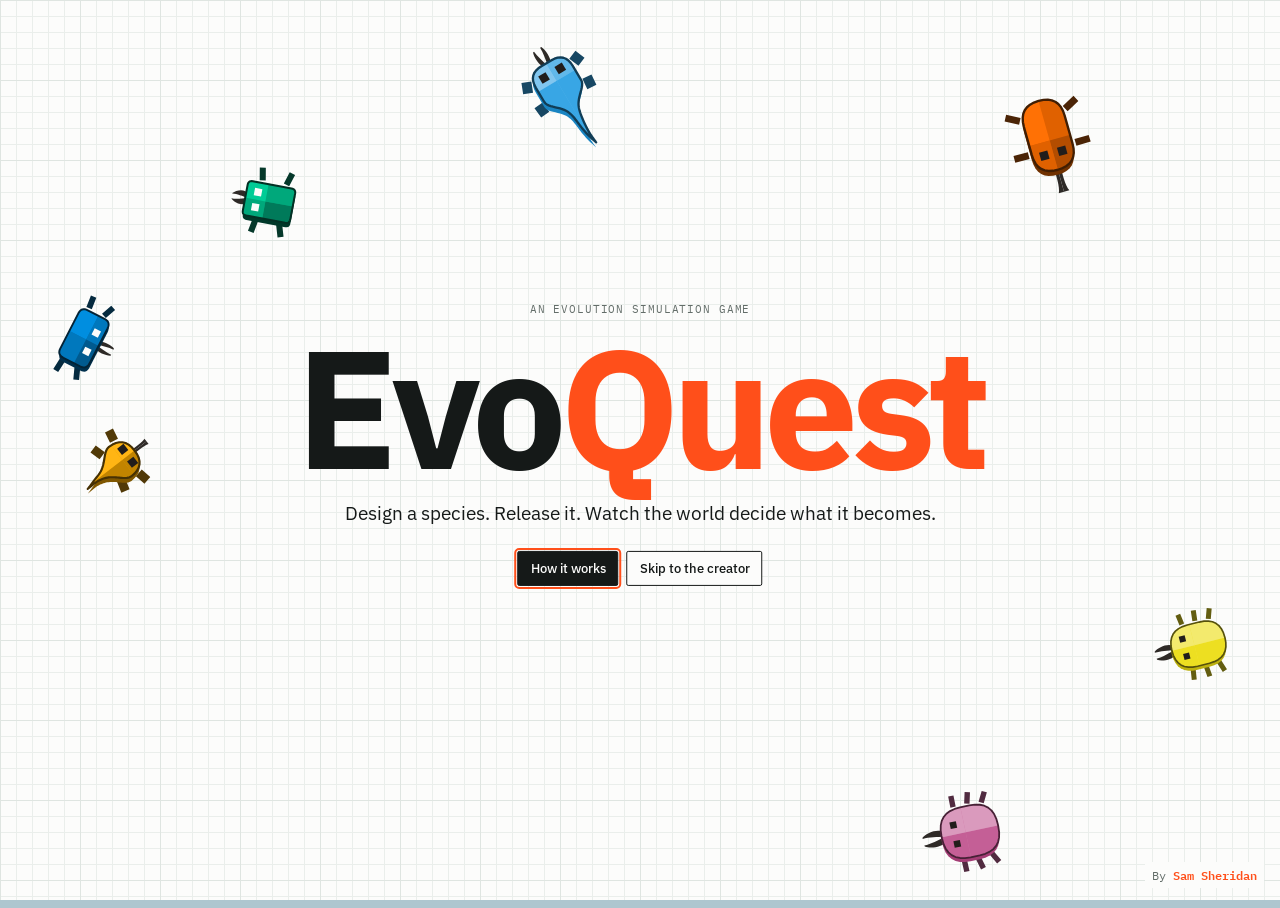
<file: index.html>
<!doctype html>
<html lang="en">
  <head>
    <meta charset="utf-8" />
    <meta name="viewport" content="width=device-width, initial-scale=1, viewport-fit=cover" />
    <title>EvoQuest</title>
    <meta name="description" content="Design a species. Release it. Watch the world decide what it becomes." />
    <!-- browser tab and home screen icons: a sky blue creature on the notebook grid -->
    <link rel="icon" type="image/png" sizes="32x32" href="img/favicon-32.png" />
    <link rel="icon" type="image/png" sizes="16x16" href="img/favicon-16.png" />
    <link rel="apple-touch-icon" href="img/apple-touch-icon.png" />
    <!-- the card shown when the link is shared (the picture needs the full address) -->
    <meta property="og:type" content="website" />
    <meta property="og:url" content="https://sam-sheridan.github.io/evoquest/" />
    <meta property="og:title" content="EvoQuest" />
    <meta property="og:description" content="Design a species. Release it. Watch the world decide what it becomes." />
    <meta property="og:image" content="https://sam-sheridan.github.io/evoquest/img/preview.jpg" />
    <meta property="og:image:width" content="1200" />
    <meta property="og:image:height" content="630" />
    <meta property="og:image:alt" content="EvoQuest: the title beside a map with freshly released creatures" />
    <meta name="twitter:card" content="summary_large_image" />
    <link
      rel="stylesheet"
      href="https://fonts.googleapis.com/css2?family=IBM+Plex+Mono:wght@400;500;600&family=IBM+Plex+Sans:ital,wght@0,400;0,500;0,600;0,700;1,400;1,500&display=swap"
    />
    <link rel="stylesheet" href="css/style.css?v=2026-10-31" />
  </head>
  <body>
    <canvas id="cv" aria-label="EvoQuest world map"></canvas>

    <header id="bar">
      <div class="idp panelx">
        <span class="sw" id="spDot"></span>
        <div style="min-width: 0">
          <b id="spName">EvoQuest</b><small id="spSub">Design a species to begin</small>
        </div>
      </div>
      <div class="strip panelx" role="toolbar" aria-label="Controls">
        <button id="bPause" aria-label="Pause"></button
        ><button id="bFast" aria-label="Fast forward">
          <svg viewBox="0 0 16 12" width="16" height="12">
            <path d="M1 1l6.5 5L1 11zM8.5 1L15 6l-6.5 5z" fill="currentColor" />
          </svg></button
        ><button id="bLog" aria-label="Event log" title="Event log">
          <svg viewBox="0 0 20 24" width="13" height="16" style="vertical-align: -3px">
            <!-- a spiral notepad: four rings over the top edge and three lines of writing -->
            <g fill="none" stroke="currentColor" stroke-width="2" stroke-linecap="round">
              <rect x="2" y="4" width="16" height="18.5" rx="2.6" />
              <path d="M5.6 1.5v5M8.5 1.5v5M11.5 1.5v5M14.4 1.5v5" />
              <path d="M6 10.6h8M6 14.1h8M6 17.6h8" />
            </g>
          </svg></button
        ><button id="bBadge" aria-label="Achievements menu" title="Achievements">
          <svg viewBox="0 0 14 16" width="14" height="16">
            <circle cx="7" cy="10" r="4.6" fill="none" stroke="currentColor" stroke-width="1.5" />
            <path d="M4 1h6l-1.5 4.6M4 1l1.5 4.6" fill="none" stroke="currentColor" stroke-width="1.5" />
            <circle cx="7" cy="10" r="1.6" fill="currentColor" />
          </svg></button
        ><button id="bSet" aria-label="Settings" title="Settings">
          <svg viewBox="0 0 16 16" width="14" height="14" style="vertical-align: -2px">
            <path
              d="M13 6.23L14.96 6.59L14.96 9.41L13 9.77L12.78 10.28L13.92 11.92L11.92 13.92L10.28 12.78L9.77 13L9.41 14.96L6.59 14.96L6.23 13L5.72 12.78L4.08 13.92L2.08 11.92L3.22 10.28L3 9.77L1.04 9.41L1.04 6.59L3 6.23L3.22 5.72L2.08 4.08L4.08 2.08L5.72 3.22L6.23 3L6.59 1.04L9.41 1.04L9.77 3L10.28 3.22L11.92 2.08L13.92 4.08L12.78 5.72Z"
              fill="none"
              stroke="currentColor"
              stroke-width="1.2"
              stroke-linejoin="round"
            />
            <circle cx="8" cy="8" r="2.3" fill="none" stroke="currentColor" stroke-width="1.2" />
          </svg></button
        ><button id="bHelp" aria-label="Help: what's on screen" title="Help" aria-pressed="false">?</button>
      </div>
      <div id="badgePop" class="panelx" hidden></div>
      <div id="logPop" class="panelx" hidden></div>
      <div id="infoPop" class="panelx" hidden></div>
      <div id="setPop" class="panelx" hidden>
        <b>Settings</b>
        <button class="btn" id="bDoom" style="width: 100%; margin: 10px 0 12px; text-align: left">
          Extinction (end run)
        </button>
        <div class="setrow">
          <span>Sound</span>
          <div class="seg2"><button id="sSound">On</button></div>
        </div>
        <div class="setrow"><span>Testing tools</span></div>
        <form class="pwrow" id="pwForm">
          <input
            type="password"
            id="sPw"
            autocomplete="off"
            placeholder="Password"
            aria-label="Testing password"
          /><button class="btn" id="sPwGo" type="submit">Unlock</button>
          <span id="pwMark" class="pwmark" aria-live="polite"></span>
        </form>
        <div id="testTools" hidden>
          <div class="setrow"><span>Testing: speed</span></div>
          <div class="spdset" id="sSpeed">
            <button class="btn" data-spd="1">1×</button><button class="btn" data-spd="2">2×</button
            ><button class="btn" data-spd="4">4×</button><button class="btn" data-spd="10">10×</button>
          </div>
          <div class="setrow">
            <span>Testing: trigger an event now</span>
            <div class="seg2"><button id="sMajor" aria-pressed="false">Major</button></div>
          </div>
          <div class="testev">
            <button class="btn" data-ev="flood">Flood</button
            ><button class="btn" data-ev="drought">Drought</button
            ><button class="btn" data-ev="quake">Earthquake</button
            ><button class="btn" data-ev="meteor">Meteor</button>
          </div>
        </div>
      </div>
    </header>
    <div id="hud" hidden>
      <button id="clock" class="panelx" data-info="season" aria-label="Season and temperature: about seasons">
        <svg id="clkPie" width="52" height="52" viewBox="-26 -26 52 52" aria-hidden="true"></svg>
        <span id="clkSeason"></span><i class="clkDiv"></i><span id="clkTemp"></span>
      </button>
      <button
        id="evSq"
        class="panelx"
        data-info="event"
        aria-label="World events"
        title="World events"
      ></button>
    </div>
    <div id="scale"><span id="scaleL">100 px</span><i id="scaleI"></i></div>
    <div id="toast" role="status"></div>
    <div id="helpLayer" aria-live="polite" hidden></div>

    <section id="sheet" hidden>
      <div class="card">
        <div class="tabs" role="tablist">
          <button role="tab" data-tab="sp" aria-selected="true">Species</button>
          <button role="tab" data-tab="stats" aria-selected="false">Stats</button>
          <button role="tab" data-tab="one" aria-selected="false">Specimen</button>
          <button role="tab" data-tab="world" aria-selected="false">World</button>
          <button class="grab" id="grab" aria-label="Collapse inspector"></button>
        </div>
        <div class="panel" id="p-sp">
          <div class="tw" id="spTable"></div>
          <p class="hint">
            <span id="spMore" hidden>Scroll sideways to see every species.</span>
          </p>
        </div>
        <div class="panel" id="p-stats" hidden>
          <div class="metrics" id="metrics"></div>
          <canvas class="chart" id="chart"></canvas>
          <input
            type="range"
            id="chartPos"
            min="0"
            max="1000"
            value="1000"
            aria-label="Move back through the chart"
            hidden
          />
        </div>
        <div class="panel" id="p-one" hidden></div>
        <div class="panel" id="p-world" hidden>
          <div id="worldBody"></div>
        </div>
      </div>
    </section>

    <div id="creator" class="overlay">
      <div class="sheet">
        <div class="brand">
          <h1>
            <button id="crLogo" class="logo" title="Show the intro">Evo<span>Quest</span></button>
          </h1>
          <button class="btn qbtn" id="crHelpBtn" aria-label="How it works" aria-expanded="false">?</button>
          <div id="crHelp" class="panelx" hidden>
            <b>How it works</b>
            <p>
              Each creature has an energy bar. Food fills it; moving fast drains it quicker, and a bigger body
              has a bigger bar, so it goes further between meals. Once a creature is 15 seconds old, eating with a nearly full bar gives
              it one offspring with slightly varied traits. The more neighbours it has, the less likely it is
              to breed. Everyone lives at most 90 seconds.
            </p>
            <p id="pvWhy"></p>
          </div>
        </div>
        <div class="cgrid">
          <div>
            <div class="pvwrap">
              <canvas id="pv" width="520" height="390"></canvas>
              <button class="btn dice" id="rnd" aria-label="Randomise" title="Randomise">
                <svg viewBox="0 0 20 20" width="18" height="18" aria-hidden="true">
                  <path
                    d="M16 10a6 6 0 1 1-1.8-4.3"
                    fill="none"
                    stroke="currentColor"
                    stroke-width="1.7"
                    stroke-linecap="round"
                  />
                  <path
                    d="M15.6 2.6v3.6H12"
                    fill="none"
                    stroke="currentColor"
                    stroke-width="1.7"
                    stroke-linecap="round"
                    stroke-linejoin="round"
                  />
                </svg>
              </button>
            </div>
            <div class="chips" id="pvStats"></div>
          </div>
          <div>
            <div class="field">
              <label for="fName">Species name</label
              ><input type="text" id="fName" maxlength="20" value="Blorbs" />
            </div>
            <div class="field">
              <span class="flabel">Colour</span>
              <div class="hues" id="fHue"></div>
            </div>
            <div class="group">
              <div class="gh"><b>Body</b></div>
              <div class="two">
                <div class="field">
                  <label for="fW">Width<output id="oW"></output></label
                  ><input type="range" id="fW" min="1" max="7" step="0.1" />
                </div>
                <div class="field">
                  <label for="fH">Length<output id="oH"></output></label
                  ><input type="range" id="fH" min="1" max="7" step="0.1" />
                </div>
              </div>
              <div class="two">
                <div class="field">
                  <label for="fHab">Tail<output id="oHab"></output></label
                  ><input type="range" id="fHab" min="0" max="100" step="1" />
                </div>
                <div class="field">
                  <label for="fMth">Mouth<output id="oMth"></output></label
                  ><input type="range" id="fMth" min="0" max="100" step="1" />
                </div>
              </div>
              <div class="two">
                <div class="field">
                  <label for="fR">Roundness<output id="oR"></output></label
                  ><input type="range" id="fR" min="0" max="1" step="0.01" />
                </div>
              </div>
            </div>
            <div class="group">
              <div class="field">
                <label for="fWorld">World</label
                ><select id="fWorld"></select>
              </div>
            </div>
            <div class="row">
              <button class="btn primary" id="go">Release into the world</button>
            </div>
          </div>
        </div>
        <div id="pastWrap"></div>
      </div>
    </div>

    <div id="intro" role="dialog" aria-modal="true" aria-label="Welcome to EvoQuest" hidden>
      <canvas id="inCv" aria-hidden="true"></canvas>
      <div id="inTitle">
        <p class="lbl">An evolution simulation game</p>
        <h1 class="inName">Evo<span>Quest</span></h1>
        <p class="inTag">Design a species. Release it. Watch the world decide what it becomes.</p>
        <div class="row">
          <button class="btn primary" id="inStart">How it works</button
          ><button class="btn" id="inSkip">Skip to the creator</button>
        </div>
      </div>
      <div id="inPanes" hidden>
        <div class="sheet" id="inCard">
          <div class="inHead">
            <span class="lbl" id="inStep"></span><button class="inX" id="inClose">Skip</button>
          </div>
          <canvas id="inPic" aria-hidden="true"></canvas>
          <div id="inArt" hidden></div>
          <h2 id="inH"></h2>
          <div id="inTxt"></div>
          <div class="inNav">
            <button class="btn" id="inBack">Back</button>
            <div class="inDots" id="inDots"></div>
            <button class="btn primary" id="inNext">Next</button>
          </div>
        </div>
      </div>
      <p class="inBy">By <b>Sam Sheridan</b></p>
    </div>

    <div id="end" class="overlay" hidden><div class="sheet" id="endBody"></div></div>
    <div id="replayBar" class="panelx" hidden>
      <span id="rpLabel">Replay</span><button class="btn" id="rpExit">Exit replay</button>
    </div>

    <script src="js/config.js?v=2026-10-31"></script>
    <script src="js/util.js?v=2026-10-31"></script>
    <script src="js/world.js?v=2026-10-31"></script>
    <script src="js/map.js?v=2026-10-31"></script>
    <script src="js/diorama.js?v=2026-10-31"></script>
    <script src="js/creatures.js?v=2026-10-31"></script>
    <script src="js/sim.js?v=2026-10-31"></script>
    <script src="js/audio.js?v=2026-10-31"></script>
    <script src="js/summary.js?v=2026-10-31"></script>
    <script src="js/ui.js?v=2026-10-31"></script>
    <script src="js/creator.js?v=2026-10-31"></script>
    <script src="js/intro.js?v=2026-10-31"></script>
    <script src="js/main.js?v=2026-10-31"></script>
  </body>
</html>
</file>
<file: css/style.css>
/* Layout: full-bleed survey map, instrument strip on top, specimen-notebook sheet below, creator as a lab form */
:root {
  --paper: #f3f4f1;
  --panel: #fcfcfb;
  --ink: #151918;
  --muted: #636d69;
  --line: #d2d8d4;
  --chip: #e8ece9;
  --signal: #ff4f1a;
  --good: #2f8a57;
  --warn: #b5651d;
  --sans: 'IBM Plex Sans', system-ui, -apple-system, 'Segoe UI', sans-serif;
  --mono: 'IBM Plex Mono', ui-monospace, 'SF Mono', Menlo, monospace;
  /* text sizes: every piece of text uses one of these (the title screen's big name and tagline scale with the window) */
  --fs-xs: 11px; /* small capitals labels, table headings, times, chips */
  --fs-s: 12px; /* buttons, table cells, the event log, map key */
  --fs-m: 13px; /* body text, popups, hints */
  --fs-l: 15px; /* the species name, section headings, intro text */
  --fs-xl: 17px; /* the name box, icon buttons */
  --fs-2xl: 22px; /* big numbers, intro headings */
  --fs-3xl: 28px; /* screen titles */
  color-scheme: light;
}
html,
body {
  height: 100%;
}
[hidden] {
  display: none !important;
}
body {
  background: #adc6cf;
  color: var(--ink);
  font-family: var(--sans);
  overflow: hidden;
  padding-left: max(16px, env(safe-area-inset-left, 0px));
  padding-right: max(16px, env(safe-area-inset-right, 0px));
}
button,
input,
select {
  font: inherit;
  color: inherit;
}
button {
  cursor: pointer;
}
:focus-visible {
  outline: 2px solid var(--signal);
  outline-offset: 1px;
}
#cv {
  position: fixed;
  inset: 0;
  width: 100%;
  height: 100%;
  touch-action: none;
  display: block;
}
h1,
h2,
h3 {
  font-weight: 600;
  text-wrap: balance;
  margin: 0;
  letter-spacing: -0.01em;
}
.lbl {
  font-family: var(--mono);
  font-size: var(--fs-xs);
  text-transform: uppercase;
  letter-spacing: 0.08em;
  color: var(--muted);
}
.latin {
  font-style: italic;
}
.panelx {
  background: var(--panel);
  border: 1px solid var(--ink);
  border-radius: 2px;
}

#bar {
  position: fixed;
  top: 0;
  left: 0;
  right: 0;
  z-index: 5;
  display: flex;
  gap: 6px;
  flex-wrap: wrap;
  align-items: stretch;
  padding-top: calc(env(safe-area-inset-top, 0px) + 8px);
  padding-left: max(10px, env(safe-area-inset-left, 0px));
  padding-right: max(10px, env(safe-area-inset-right, 0px));
  pointer-events: none;
}
#bar > * {
  pointer-events: auto;
}
.idp {
  display: flex;
  align-items: center;
  gap: 10px;
  padding: 6px 12px 6px 8px;
  min-width: 0;
  flex: 1 1 220px;
  max-width: 420px;
}
.idp .sw {
  width: 22px;
  height: 22px;
  flex: none;
  border: 1px solid var(--ink);
  border-radius: 6px;
}
.idp b {
  display: block;
  font-size: var(--fs-l);
  line-height: 1.15;
  white-space: nowrap;
  overflow: hidden;
  text-overflow: ellipsis;
}
.idp small {
  display: block;
  font-family: var(--mono);
  font-size: var(--fs-s);
  font-weight: 600;
  color: var(--ink);
  white-space: nowrap;
  overflow: hidden;
  text-overflow: ellipsis;
  font-variant-numeric: tabular-nums;
}
.strip {
  display: flex;
  align-items: stretch;
}
.strip button {
  border: 0;
  border-right: 1px solid var(--line);
  background: transparent;
  padding: 6px 9px;
  font-family: var(--mono);
  font-size: var(--fs-xs);
  text-transform: uppercase;
  letter-spacing: 0.05em;
  white-space: nowrap;
  font-variant-numeric: tabular-nums;
}
/* every control the same width, icons centred */
.strip button {
  width: 38px;
  display: flex;
  align-items: center;
  justify-content: center;
  gap: 4px;
}
.strip button:last-child {
  border-right: 0;
}
.strip button:hover {
  background: var(--chip);
}
.strip button.on {
  background: var(--ink);
  color: var(--panel);
}
.strip button:disabled {
  color: #a3aaa6;
  cursor: default;
  background: transparent;
}
/* fast forward: a ring round the icon drains while it runs and fills as it recharges */
#bFast {
  position: relative;
}
/* play/pause and fast forward icons sit centred in their buttons */
#bPause,
#bFast {
  display: flex;
  align-items: center;
  justify-content: center;
}
#bPause svg {
  display: block;
}
/* arrows look left-heavy, so they sit a pixel right of true centre to look centred in the ring */
#bFast svg {
  display: block;
  transform: translateX(1px);
}
#bFast.on::before,
#bFast.charging::before {
  content: '';
  position: absolute;
  left: 50%;
  top: 50%;
  width: 27px;
  height: 27px;
  margin: -13.5px 0 0 -13.5px;
  border-radius: 50%;
  /* the charged part in the icon's colour, the empty part as a faint track */
  background: conic-gradient(currentColor calc(var(--p, 1) * 1turn), rgba(128, 128, 128, 0.22) 0);
  -webkit-mask: radial-gradient(circle, transparent 10px, #000 10.5px);
  mask: radial-gradient(circle, transparent 10px, #000 10.5px);
}
/* the Control button turns black while you control the creature, like the toolbar buttons */
#ctl:disabled {
  color: var(--muted);
  border-color: var(--line);
  cursor: not-allowed;
}
#ctl[aria-pressed='true'] {
  background: var(--ink);
  border-color: var(--ink);
  color: var(--panel);
}
.spdset {
  display: grid;
  grid-template-columns: repeat(4, 1fr);
  gap: 6px;
  padding-bottom: 4px;
}
.spdset .btn {
  padding: 6px 8px;
  font-size: var(--fs-s);
}
.spdset .btn[aria-pressed='true'] {
  background: var(--ink);
  color: var(--panel);
}
/* season clock, world temperature and the world event sign, bottom left (under the inspector on narrow screens) */
#hud {
  position: fixed;
  z-index: 3;
  left: max(12px, env(safe-area-inset-left, 0px));
  bottom: calc(env(safe-area-inset-bottom, 0px) + 12px);
  display: flex;
  align-items: stretch;
  gap: 8px;
}
#hud[hidden] {
  display: none;
}
#clock {
  color: var(--ink);
  cursor: pointer;
  display: flex;
  align-items: center;
  gap: 8px;
  padding: 6px 8px 6px 7px;
  font-family: var(--mono);
  font-size: var(--fs-s);
  white-space: nowrap;
}
#clock span {
  display: flex;
  align-items: center;
  gap: 5px;
}
#clkSeason {
  font-weight: 600;
}
/* world event sign: a warning triangle that, during an event, shows its symbol and flashes orange */
#evSq {
  width: 48px; /* the clock panel's height, so the sign is square */
  padding: 0;
  display: flex;
  align-items: center;
  justify-content: center;
  cursor: pointer;
}
#evSq svg {
  display: block;
}
#evSq .tri {
  fill: var(--panel);
  stroke: var(--ink);
}
#evSq .sym {
  color: var(--ink);
}
/* warning: flashes for the last seconds before an event; hit: stays bright for a moment once it happens */
#evSq.warn .tri,
#evSq.hot .tri {
  stroke: var(--signal);
}
#evSq.warn .tri {
  animation: evflash 0.5s steps(1) infinite;
}
#evSq.warn .sym {
  animation: evsym 0.5s steps(1) infinite;
}
#evSq.hot .tri {
  fill: var(--signal);
}
#evSq.hot .sym {
  color: #fff;
}
@keyframes evflash {
  0% {
    fill: var(--signal);
  }
  50% {
    fill: #ffd9cc;
  }
}
@keyframes evsym {
  0% {
    color: #fff;
  }
  50% {
    color: var(--ink);
  }
}
@media (prefers-reduced-motion: reduce) {
  #evSq.warn .tri {
    animation: none;
    fill: #ffd9cc;
  }
  #evSq.warn .sym {
    animation: none;
  }
}
.clkDiv {
  width: 1px;
  height: 22px;
  background: var(--line);
}
#scale {
  position: fixed;
  z-index: 3;
  left: max(12px, env(safe-area-inset-left, 0px));
  font-family: var(--mono);
  font-size: var(--fs-xs);
  color: var(--ink);
  pointer-events: none;
}
#scale i {
  display: block;
  height: 5px;
  border: 1px solid var(--ink);
  border-top: 0;
  margin-top: 2px;
}

#toast {
  position: fixed;
  left: 50%;
  transform: translateX(-50%);
  z-index: 8;
  top: calc(env(safe-area-inset-top, 0px) + 96px);
  display: flex;
  flex-direction: column;
  gap: 6px;
  align-items: center;
  pointer-events: none;
  width: min(90vw, 440px);
}
#toast .note {
  background: var(--ink);
  color: var(--panel);
  padding: 8px 14px;
  border-radius: 2px;
  font-size: var(--fs-m);
  text-align: center;
  opacity: 0;
  transform: translateY(-6px);
  transition:
    opacity 0.3s,
    transform 0.3s;
}
#toast .note.show {
  opacity: 1;
  transform: none;
}
#toast .note b {
  color: var(--signal);
  font-family: var(--mono);
  font-weight: 500;
  font-size: var(--fs-xs);
  letter-spacing: 0.06em;
  text-transform: uppercase;
  display: block;
}

#sheet {
  position: fixed;
  z-index: 4;
  top: var(--sheetTop, 110px);
  justify-content: flex-end;
  right: max(8px, env(safe-area-inset-right, 0px));
  bottom: calc(env(safe-area-inset-bottom, 0px) + 8px);
  width: min(380px, calc(100vw - 16px));
  display: flex;
  flex-direction: column;
  pointer-events: none;
}
#sheet .card {
  pointer-events: auto;
  width: 100%;
  max-height: 100%;
  display: flex;
  flex-direction: column;
  background: var(--panel);
  border: 1px solid var(--ink);
  border-radius: 2px;
  box-sizing: border-box;
}
.tabs {
  display: flex;
  border-bottom: 1px solid var(--line);
}
.tabs button {
  border: 0;
  border-right: 1px solid var(--line);
  background: transparent;
  padding: 9px 10px;
  font-family: var(--mono);
  font-size: var(--fs-xs);
  letter-spacing: 0.05em;
  text-transform: uppercase;
  color: var(--muted);
  flex: 1 1 auto;
}
.tabs button[aria-selected='true'] {
  color: var(--ink);
  box-shadow: inset 0 -2px 0 var(--signal);
}
.tabs .grab {
  flex: 0 0 auto;
  border-right: 0;
  font-size: var(--fs-xl);
  line-height: 1;
  padding: 6px 12px;
  color: var(--ink);
}
.panel {
  padding: 10px 14px 14px;
  flex: 1 1 auto;
  min-height: 0;
  overflow: auto;
}
#sheet.closed .panel {
  display: none;
}
.metrics {
  display: grid;
  grid-template-columns: repeat(3, 1fr);
  margin: 0 0 8px;
  border: 1px solid var(--line);
  border-right: 0;
  border-bottom: 0;
}
.metrics button {
  border: 0;
  border-right: 1px solid var(--line);
  border-bottom: 1px solid var(--line);
  background: var(--panel);
  padding: 6px 4px;
  font-size: var(--fs-s);
  text-align: center;
}
.metrics button.on {
  background: var(--ink);
  color: var(--panel);
}
/* the chart's history slider has no tick marks */
#chartPos {
  background: none;
}
canvas.chart {
  width: 100%;
  height: 200px;
  display: block;
}
.tw {
  overflow-x: auto;
}
table {
  width: 100%;
  border-collapse: collapse;
  font-size: var(--fs-s);
  font-variant-numeric: tabular-nums;
  margin-top: 8px;
}
th {
  font-family: var(--mono);
  font-weight: 500;
  color: var(--muted);
  text-align: right;
  font-size: var(--fs-xs);
  text-transform: uppercase;
  letter-spacing: 0.06em;
  padding: 4px 0 4px 8px;
  white-space: nowrap;
}
th:first-child,
td:first-child {
  text-align: left;
  padding-left: 0;
}
td {
  text-align: right;
  padding: 5px 0 5px 8px;
  border-top: 1px solid var(--line);
  font-family: var(--mono);
  font-size: var(--fs-s);
}
td:first-child {
  font-family: var(--sans);
  font-size: var(--fs-s);
}
.tag {
  display: inline-block;
  width: 8px;
  height: 8px;
  margin-right: 4px;
  vertical-align: 0;
}
/* the Species table: one column per species, scrolling sideways with the row names kept in view */
table.sp {
  table-layout: fixed;
}
table.sp th,
table.sp td {
  white-space: nowrap;
  padding-left: 10px;
  overflow: hidden;
  text-overflow: ellipsis;
}
/* the starting design's heading takes two lines, as it is too long for one column */
table.sp th.sd {
  white-space: normal;
  line-height: 1.25;
}
table.sp thead th {
  vertical-align: bottom;
}
table.sp th .latin {
  font-family: var(--sans);
  font-style: italic;
  text-transform: none;
  letter-spacing: 0;
  font-size: var(--fs-s);
  color: var(--ink);
}
table.sp th:first-child,
table.sp td:first-child {
  position: sticky;
  left: 0;
  z-index: 1;
  background: var(--panel);
  padding-left: 0;
  padding-right: 6px;
}
table.sp tr.pic td {
  padding-top: 2px;
  padding-bottom: 2px;
}
table.sp tr.pic td:first-child {
  color: var(--muted);
  font-size: var(--fs-xs);
  line-height: 1.3;
}
table.sp canvas {
  display: block;
  margin-left: auto;
}
table.sp .ext {
  opacity: 0.45;
}
table.sp .hl {
  color: var(--signal);
  font-weight: 600;
}
.kv {
  display: grid;
  grid-template-columns: repeat(auto-fill, minmax(130px, 1fr));
  gap: 10px 14px;
  font-size: var(--fs-m);
}
.kv div {
  min-width: 0;
}
.kv span {
  display: block;
  font-family: var(--mono);
  font-size: var(--fs-xs);
  color: var(--muted);
  text-transform: uppercase;
  letter-spacing: 0.07em;
}
.kv b {
  font-weight: 500;
  font-family: var(--mono);
  font-size: var(--fs-m);
  font-variant-numeric: tabular-nums;
}
/* the specimen stat that stops a controlled creature going somewhere */
.kv div.limit span,
.kv div.limit b {
  color: var(--signal);
}
.meter {
  height: 5px;
  background: var(--chip);
  margin-top: 4px;
}
.meter i {
  display: block;
  height: 100%;
  background: var(--ink);
}
.hint {
  color: var(--muted);
  font-size: var(--fs-m);
  line-height: 1.5;
  margin: 6px 0;
}
.row {
  display: flex;
  gap: 8px;
  flex-wrap: wrap;
  align-items: center;
}
.btn {
  border: 1px solid var(--ink);
  background: var(--panel);
  border-radius: 2px;
  padding: 8px 12px;
  font-size: var(--fs-m);
  font-weight: 500;
}
.btn:hover {
  background: var(--chip);
}
.btn.primary {
  background: var(--ink);
  color: var(--panel);
}
.btn.primary:hover {
  background: var(--signal);
  border-color: var(--signal);
}
.seg2 {
  display: flex;
  border: 1px solid var(--ink);
  width: max-content;
}
.seg2 button {
  border: 0;
  background: var(--panel);
  padding: 5px 10px;
  font-size: var(--fs-s);
}
.seg2 button[aria-pressed='true'] {
  background: var(--ink);
  color: var(--panel);
}
.legend {
  display: grid;
  grid-template-columns: 22px 1fr;
  gap: 7px 10px;
  font-size: var(--fs-s);
  align-items: center;
  margin: 10px 0;
}
.legend svg {
  display: block;
}
.log {
  list-style: none;
  margin: 6px 0 0;
  padding: 0;
  font-size: var(--fs-s);
}
.log li {
  padding: 6px 0;
  border-top: 1px solid var(--line);
  display: flex;
  gap: 10px;
}
.log time {
  color: var(--muted);
  font-family: var(--mono);
  font-size: var(--fs-xs);
  flex: none;
  min-width: 40px; /* wider for hh:mm:ss times */
  padding-top: 1px;
}
.badges {
  display: grid;
  grid-template-columns: repeat(auto-fill, minmax(150px, 1fr));
  gap: 6px;
  margin-top: 6px;
}
.badge {
  border: 1px dashed var(--line);
  padding: 7px 9px;
  font-size: var(--fs-s);
  color: var(--muted);
}
.badge b {
  display: block;
  font-size: var(--fs-m);
  font-weight: 600;
}
.badge.got {
  border: 1px solid var(--ink);
  color: var(--ink);
}
.badge.got b::before {
  content: '■ ';
  color: var(--signal);
}
.treewrap {
  overflow-x: auto;
  border: 1px solid var(--line);
  background: var(--paper);
}
h3.sec {
  font-size: var(--fs-m);
  margin-top: 14px;
}
#logPop {
  position: fixed;
  z-index: 9;
  left: max(10px, env(safe-area-inset-left, 0px));
  top: var(--sheetTop, 110px);
  width: min(420px, calc(100vw - 20px));
  max-height: calc(100vh - var(--sheetTop, 110px) - 16px);
  overflow: auto;
  padding: 12px;
  box-sizing: border-box;
}
#infoPop {
  position: fixed;
  z-index: 9;
  width: min(420px, calc(100vw - 20px));
  max-height: 70vh;
  overflow: auto;
  padding: 12px;
  box-sizing: border-box;
  font-size: var(--fs-m);
}
#infoPop table td {
  padding: 5px 0 5px 8px;
}
#infoPop th {
  text-align: left;
  padding-left: 8px;
}
#infoPop th:first-child {
  padding-left: 0;
}
#infoPop td:first-child {
  white-space: nowrap;
}
#setPop {
  position: fixed;
  z-index: 9;
  left: max(10px, env(safe-area-inset-left, 0px));
  top: var(--sheetTop, 110px);
  width: 260px;
  padding: 12px;
  box-sizing: border-box;
  font-size: var(--fs-m);
}
.setrow {
  display: flex;
  justify-content: space-between;
  align-items: center;
  padding: 7px 0;
  border-top: 1px solid var(--line);
}
.setrow .seg2 button[aria-pressed='false'] {
  background: var(--panel);
  color: var(--muted);
}
.setrow .seg2 button[aria-pressed='false']::after {
  content: 'Off';
}
/* the Major toggle keeps its label when off */
.setrow .seg2 #sMajor[aria-pressed='false'] {
  font-size: var(--fs-s);
}
.setrow .seg2 #sMajor[aria-pressed='false']::after {
  content: none;
}
/* the testing password: a box and a button, with a short message beside the heading */
.pwrow {
  display: flex;
  gap: 6px;
  padding-bottom: 8px;
  margin: 0;
}
.pwrow input {
  flex: 1 1 auto;
  min-width: 0;
  border: 1px solid var(--ink);
  background: var(--panel);
  padding: 5px 8px;
  font-size: var(--fs-m);
}
.pwrow .btn {
  padding: 5px 10px;
  font-size: var(--fs-s);
}
.pwmark {
  display: flex;
  align-items: center;
  width: 18px;
}
.pwmark.ok {
  color: var(--good);
}
.pwmark.no {
  color: var(--signal);
}
.pwrow input:disabled,
.pwrow .btn:disabled {
  opacity: 0.5;
}
.spdset .btn:disabled,
#sMajor:disabled {
  opacity: 0.4;
  cursor: not-allowed;
}
.testev {
  display: grid;
  grid-template-columns: 1fr 1fr;
  gap: 6px;
  padding-top: 2px;
}
.testev .btn {
  padding: 6px 8px;
  font-size: var(--fs-s);
}
.testev .btn:disabled {
  color: var(--muted);
  border-color: var(--line);
  background: var(--panel);
}
.setrow .seg2 button[aria-pressed='false'] {
  font-size: 0;
}
.setrow .seg2 button[aria-pressed='false']::after {
  font-size: var(--fs-s);
}
/* Help (?): the same question mark as the creator's, in the controls' type */
#bHelp {
  font-size: var(--fs-xl);
  line-height: 1;
  font-weight: 600;
}
/* while help is on, an orange outline round each part of the screen and a short dark label beside it (like the
   notifications); clicks pass through, so everything still works */
#helpLayer {
  position: fixed;
  inset: 0;
  z-index: 6;
  pointer-events: none;
}
#helpLayer .hring {
  position: absolute;
  border: 2px solid var(--signal);
  border-radius: 3px;
}
#helpLayer .hcall {
  position: absolute;
  max-width: 230px;
  background: var(--ink);
  color: var(--panel);
  padding: 7px 10px;
  border-radius: 2px;
  font-size: var(--fs-s);
  line-height: 1.4;
}
#helpLayer .hcall b {
  display: block;
  color: var(--signal);
  font-family: var(--mono);
  font-weight: 500;
  font-size: var(--fs-xs);
  letter-spacing: 0.06em;
  text-transform: uppercase;
  margin-bottom: 2px;
}
#helpLayer .hrow {
  display: flex;
  gap: 8px;
  align-items: center;
  padding: 2px 0;
}
#helpLayer .hrow i {
  flex: none;
  width: 18px;
  display: flex;
  justify-content: center;
  font-style: normal;
  font-weight: 600;
}
#helpLayer .hrow em {
  font-style: normal;
  font-weight: 600;
}
#badgePop {
  position: fixed;
  z-index: 9;
  left: max(10px, env(safe-area-inset-left, 0px));
  top: var(--sheetTop, 110px);
  width: min(520px, calc(100vw - 20px));
  max-height: calc(100vh - var(--sheetTop, 110px) - 16px);
  overflow: auto;
  padding: 12px;
  box-sizing: border-box;
}

.overlay {
  position: fixed;
  inset: 0;
  z-index: 10;
  overflow: auto;
  background: rgba(21, 25, 24, 0.35);
  padding-left: max(12px, env(safe-area-inset-left, 0px));
  padding-right: max(12px, env(safe-area-inset-right, 0px));
  padding-block: calc(env(safe-area-inset-top, 0px) + 16px) calc(env(safe-area-inset-bottom, 0px) + 16px);
}
.sheet {
  background: var(--panel);
  border: 1px solid var(--ink);
  border-radius: 2px;
  max-width: 820px;
  margin: 0 auto;
  padding: 20px;
}
.endacts {
  margin: 14px 0 6px;
  flex-wrap: wrap;
}
.qbtn {
  width: 36px;
  height: 36px;
  padding: 0;
  border-radius: 50%;
  font-size: var(--fs-xl);
  font-weight: 600;
  line-height: 1;
  align-self: center;
}
/* the creator's help popup, under the ? button */
#crHelp {
  position: absolute;
  z-index: 3;
  top: 62px;
  right: 20px;
  width: min(380px, calc(100% - 40px));
  padding: 12px 14px;
  box-sizing: border-box;
  font-size: var(--fs-m);
  line-height: 1.5;
}
#crHelp p {
  margin: 8px 0 0;
  color: var(--ink);
}
#creator .sheet {
  position: relative;
}
.pvwrap {
  position: relative;
}
/* Randomise: a dice button in the preview's top right corner */
.btn.dice {
  position: absolute;
  top: 8px;
  right: 8px;
  width: 34px;
  height: 34px;
  padding: 0;
  display: grid;
  place-items: center;
}
.brand {
  display: flex;
  align-items: baseline;
  justify-content: space-between;
  gap: 10px;
  flex-wrap: wrap;
  border-bottom: 1px solid var(--ink);
  padding-bottom: 12px;
}
.brand h1 {
  font-size: var(--fs-3xl);
  font-weight: 700;
  letter-spacing: -0.02em;
}
.brand h1 span {
  color: var(--signal);
}
.brand p {
  margin: 0;
  color: var(--muted);
  font-size: var(--fs-m);
}
.cgrid {
  display: grid;
  grid-template-columns: 1fr 1.1fr;
  gap: 22px;
  margin-top: 16px;
}
@media (max-width: 660px) {
  .cgrid {
    grid-template-columns: 1fr;
  }
}
.cgrid > * {
  min-width: 0;
}
#pv {
  width: 100%;
  aspect-ratio: 4/3;
  max-width: 100%;
  display: block;
  border: 1px solid var(--line);
}
.chips {
  display: flex;
  flex-wrap: wrap;
  gap: 4px;
  margin-top: 8px;
}
.chiprow {
  display: flex;
  flex-wrap: wrap;
  gap: 4px;
  width: 100%;
}
/* a tag filled like a bar (--f), showing where its value sits between the lowest and highest possible */
.chip {
  border: 1px solid var(--line);
  background: linear-gradient(90deg, #d9e0dc var(--f, 0%), transparent var(--f, 0%));
  padding: 3px 7px;
  box-sizing: border-box;
  white-space: nowrap;
  font-family: var(--mono);
  font-size: var(--fs-xs);
  font-variant-numeric: tabular-nums;
}
.group {
  border-top: 1px solid var(--ink);
  padding-top: 10px;
  margin-top: 4px;
}
.group > .gh {
  display: flex;
  justify-content: space-between;
  align-items: baseline;
  margin-bottom: 10px;
  gap: 8px;
  flex-wrap: wrap;
}
.group > .gh b {
  font-size: var(--fs-l);
}
.group > .gh small {
  font-family: var(--mono);
  font-size: var(--fs-xs);
  color: var(--muted);
}
.field {
  display: flex;
  flex-direction: column;
  gap: 6px;
  margin-bottom: 14px;
  min-width: 0;
}
.field > label,
.flabel {
  font-family: var(--mono);
  font-size: var(--fs-xs);
  text-transform: uppercase;
  letter-spacing: 0.08em;
  color: var(--muted);
  display: flex;
  justify-content: space-between;
}
.field > label output {
  color: var(--ink);
  font-variant-numeric: tabular-nums;
}
input[type='text'] {
  box-sizing: border-box;
  min-width: 0;
  border: 1px solid var(--ink);
  border-radius: 2px;
  padding: 8px 10px;
  background: var(--panel);
  font-size: var(--fs-xl);
  font-weight: 600;
  width: 100%;
}
/* sliders: hairline scale with ticks, filled to the value, and a square ink handle */
input[type='range'] {
  -webkit-appearance: none;
  appearance: none;
  width: 100%;
  height: 24px;
  margin: 0;
  background: repeating-linear-gradient(
      to right,
      var(--muted) 0 1px,
      transparent 1px calc((100% - 12px) / 10)
    )
    6px 17px / calc(100% - 11px) 4px no-repeat;
  cursor: pointer;
}
input[type='range']::-webkit-slider-runnable-track {
  height: 2px;
  background: linear-gradient(to right, var(--ink) var(--p, 50%), var(--line) var(--p, 50%));
}
input[type='range']::-moz-range-track {
  height: 2px;
  background: var(--line);
}
input[type='range']::-moz-range-progress {
  height: 2px;
  background: var(--ink);
}
input[type='range']::-webkit-slider-thumb {
  -webkit-appearance: none;
  width: 12px;
  height: 16px;
  margin-top: -7px;
  background: var(--panel);
  border: 1.5px solid var(--ink);
  border-radius: 1px;
  box-shadow:
    inset 0 0 0 2px var(--panel),
    inset 0 0 0 5px var(--ink);
}
input[type='range']::-moz-range-thumb {
  width: 9px;
  height: 13px;
  background: var(--panel);
  border: 1.5px solid var(--ink);
  border-radius: 1px;
  box-shadow:
    inset 0 0 0 2px var(--panel),
    inset 0 0 0 5px var(--ink);
}
input[type='range']:hover::-webkit-slider-thumb,
input[type='range']:focus-visible::-webkit-slider-thumb {
  border-color: var(--signal);
  box-shadow:
    inset 0 0 0 2px var(--panel),
    inset 0 0 0 5px var(--signal);
}
input[type='range']:focus-visible {
  outline: none;
}
.seg {
  display: flex;
  flex-wrap: wrap;
  border: 1px solid var(--ink);
  width: max-content;
  max-width: 100%;
}
.seg button {
  border: 0;
  border-right: 1px solid var(--line);
  background: var(--panel);
  padding: 6px 10px;
  font-size: var(--fs-s);
}
.seg button:last-child {
  border-right: 0;
}
.seg button[aria-pressed='true'] {
  background: var(--ink);
  color: var(--panel);
}
.hues {
  display: flex;
  gap: 4px;
  flex-wrap: wrap;
}
.hues button {
  width: 24px;
  height: 24px;
  border: 1px solid var(--ink);
  padding: 0;
  border-radius: 6px;
}
.hues button[aria-pressed='true'] {
  outline: 2px solid var(--ink);
  outline-offset: 2px;
}
.two {
  display: grid;
  grid-template-columns: 1fr 1fr;
  gap: 0 14px;
}
select {
  box-sizing: border-box;
  min-width: 0;
  border: 1px solid var(--ink);
  border-radius: 2px;
  padding: 7px 9px;
  background: var(--panel);
  width: 100%;
  font-size: var(--fs-m);
}
.statgrid {
  display: grid;
  grid-template-columns: repeat(auto-fill, minmax(120px, 1fr));
  margin: 14px 0;
  border-top: 1px solid var(--ink);
  border-left: 1px solid var(--line);
}
.stat {
  padding: 9px 11px;
  border-right: 1px solid var(--line);
  border-bottom: 1px solid var(--line);
}
.stat b {
  display: block;
  font-family: var(--mono);
  font-size: var(--fs-2xl);
  font-weight: 500;
  font-variant-numeric: tabular-nums;
}
.hist {
  list-style: none;
  padding: 0;
  margin: 8px 0 0;
}
.hist li {
  display: flex;
  gap: 10px;
  align-items: center;
  padding: 8px 0;
  border-top: 1px solid var(--line);
  font-size: var(--fs-m);
  flex-wrap: wrap;
}
.hist li > div {
  flex: 1;
  min-width: 150px;
}
.hist small {
  color: var(--muted);
  font-family: var(--mono);
  font-size: var(--fs-xs);
}
.hist i {
  width: 12px;
  height: 12px;
  flex: none;
  border: 1px solid var(--ink);
  border-radius: 3px;
}
.deaths {
  display: flex;
  height: 10px;
  border: 1px solid var(--ink);
  margin: 6px 0 4px;
}
.deaths i {
  display: block;
  height: 100%;
}
#replayBar {
  position: fixed;
  left: 50%;
  transform: translateX(-50%);
  bottom: calc(env(safe-area-inset-bottom, 0px) + 16px);
  z-index: 7;
  display: flex;
  gap: 10px;
  align-items: center;
  padding: 6px 6px 6px 12px;
  font-family: var(--mono);
  font-size: var(--fs-s);
  font-variant-numeric: tabular-nums;
}
@media (prefers-reduced-motion: reduce) {
  #toast .note {
    transition: none;
  }
}

/* the intro: a title screen on squared paper with creatures wandering round the name, then the panes */
.brand .logo {
  border: 0;
  background: none;
  padding: 0;
  font: inherit;
  letter-spacing: inherit;
  cursor: pointer;
}
.brand .logo:hover span {
  text-decoration: underline;
  text-decoration-thickness: 2px;
  text-underline-offset: 4px;
}
#intro {
  position: fixed;
  inset: 0;
  z-index: 30;
  background: var(--panel);
  overflow: hidden;
}
#inCv {
  position: absolute;
  inset: 0;
  width: 100%;
  height: 100%;
  display: block;
}
#inTitle {
  position: absolute;
  left: 50%;
  top: 50%;
  transform: translate(-50%, -54%);
  width: max-content;
  max-width: calc(100vw - 32px);
  text-align: center;
}
#inTitle .row {
  justify-content: center;
  margin-top: 26px;
}
.inName {
  font-size: clamp(64px, 15vw, 168px);
  font-weight: 700;
  letter-spacing: -0.045em;
  line-height: 0.95;
  margin: 6px 0 14px;
}
.inName span,
.inBy b {
  color: var(--signal);
}
.inTag {
  margin: 0 auto;
  max-width: 36em;
  font-size: clamp(15px, 2.2vw, 19px);
  color: var(--ink);
}
.inBy {
  position: absolute;
  right: max(16px, env(safe-area-inset-right, 0px));
  bottom: calc(env(safe-area-inset-bottom, 0px) + 12px);
  margin: 0;
  padding: 3px 7px;
  background: var(--panel);
  font-family: var(--mono);
  font-size: var(--fs-s);
  color: var(--muted);
}
.inBy b {
  font-weight: 600;
}
#inPanes {
  position: absolute;
  inset: 0;
  overflow: auto;
  display: flex;
  padding: 16px;
  padding-bottom: 44px;
}
#inCard {
  margin: auto;
  width: 100%;
  max-width: 600px;
  box-sizing: border-box;
  box-shadow: 6px 6px 0 rgba(21, 25, 24, 0.12);
  /* the card is as tall as the tallest pane (set in intro.js); spare room goes under the text, so the buttons
     stay in the same place on every pane */
  display: flex;
  flex-direction: column;
}
#inTxt {
  flex: 1;
}
.inHead {
  display: flex;
  justify-content: space-between;
  align-items: center;
  margin-bottom: 10px;
}
.inX {
  border: 0;
  background: none;
  padding: 2px 0;
  font-size: var(--fs-m);
  color: var(--muted);
  text-decoration: underline;
  text-underline-offset: 3px;
}
.inX:hover {
  color: var(--ink);
}
#inPic,
#inArt {
  width: 100%;
  aspect-ratio: 560 / 245;
  display: block;
  border: 1px solid var(--line);
  box-sizing: border-box;
}
#inArt {
  display: flex;
  flex-direction: column;
  justify-content: center;
  gap: 18px;
  background: #fcfcfb;
}
#inArt[hidden] {
  display: none;
}
.inRow {
  display: grid;
  grid-template-columns: repeat(4, 1fr);
  gap: 6px;
}
.inItem {
  display: flex;
  flex-direction: column;
  align-items: center;
  gap: 3px;
  text-align: center;
}
.inItem b {
  font-size: var(--fs-m);
  font-weight: 600;
}
.inItem small {
  font-family: var(--mono);
  font-size: var(--fs-xs);
  color: var(--muted);
}
#inH {
  font-size: var(--fs-2xl);
  margin: 16px 0 6px;
}
#inTxt p {
  margin: 0 0 8px;
  font-size: var(--fs-l);
  line-height: 1.55;
}
.inNav {
  display: grid;
  grid-template-columns: 1fr auto 1fr;
  align-items: center;
  gap: 10px;
  margin-top: 16px;
}
/* Back and Next are the same size on every pane (Next becomes Get Started on the last), so the dots stay put */
.inNav .btn {
  min-width: 108px;
}
#inBack {
  justify-self: start;
}
#inNext {
  justify-self: end;
}
.inDots {
  display: flex;
  gap: 8px;
}
.inDots button {
  width: 10px;
  height: 10px;
  padding: 0;
  border: 1px solid var(--ink);
  border-radius: 50%;
  background: transparent;
}
.inDots button[aria-current] {
  background: var(--ink);
}
@media (max-width: 480px) {
  #inArt {
    aspect-ratio: auto;
    padding: 14px 0;
  }
  .inItem small {
    display: none;
  }
}
</file>
